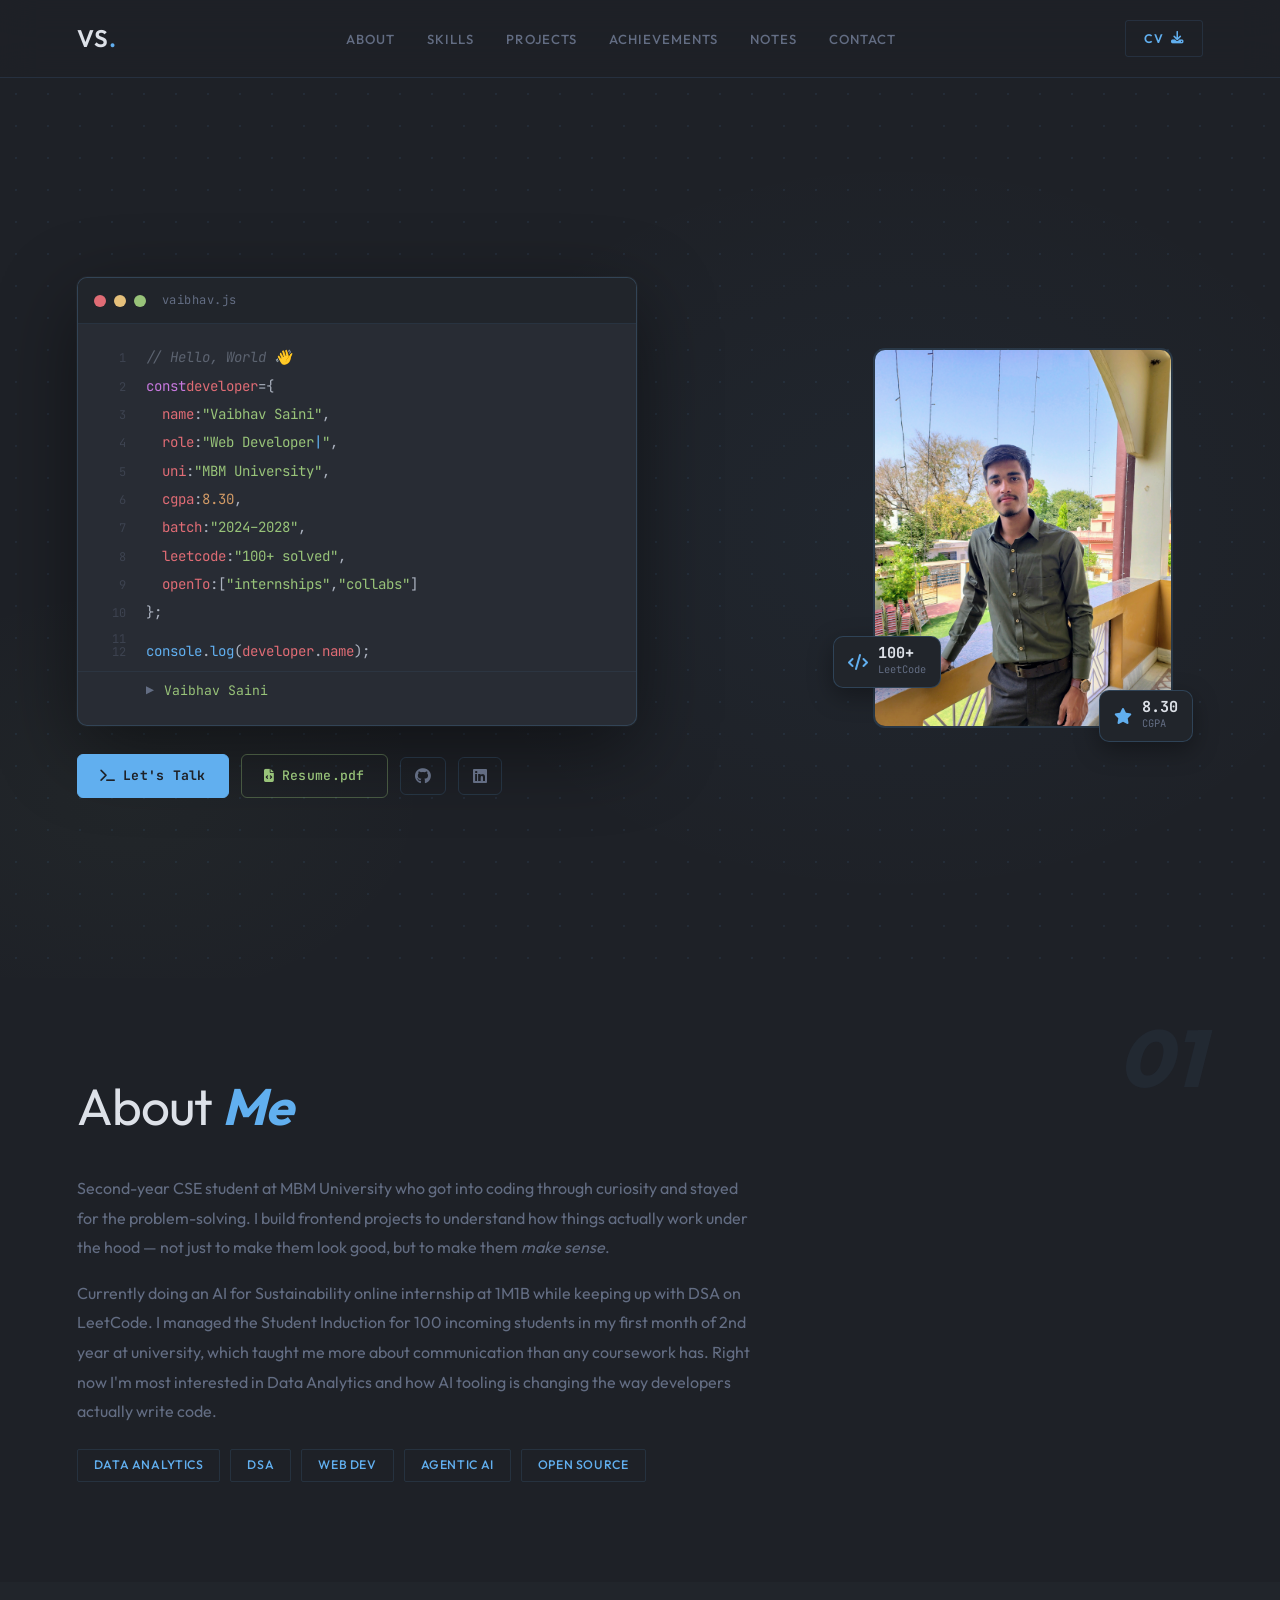
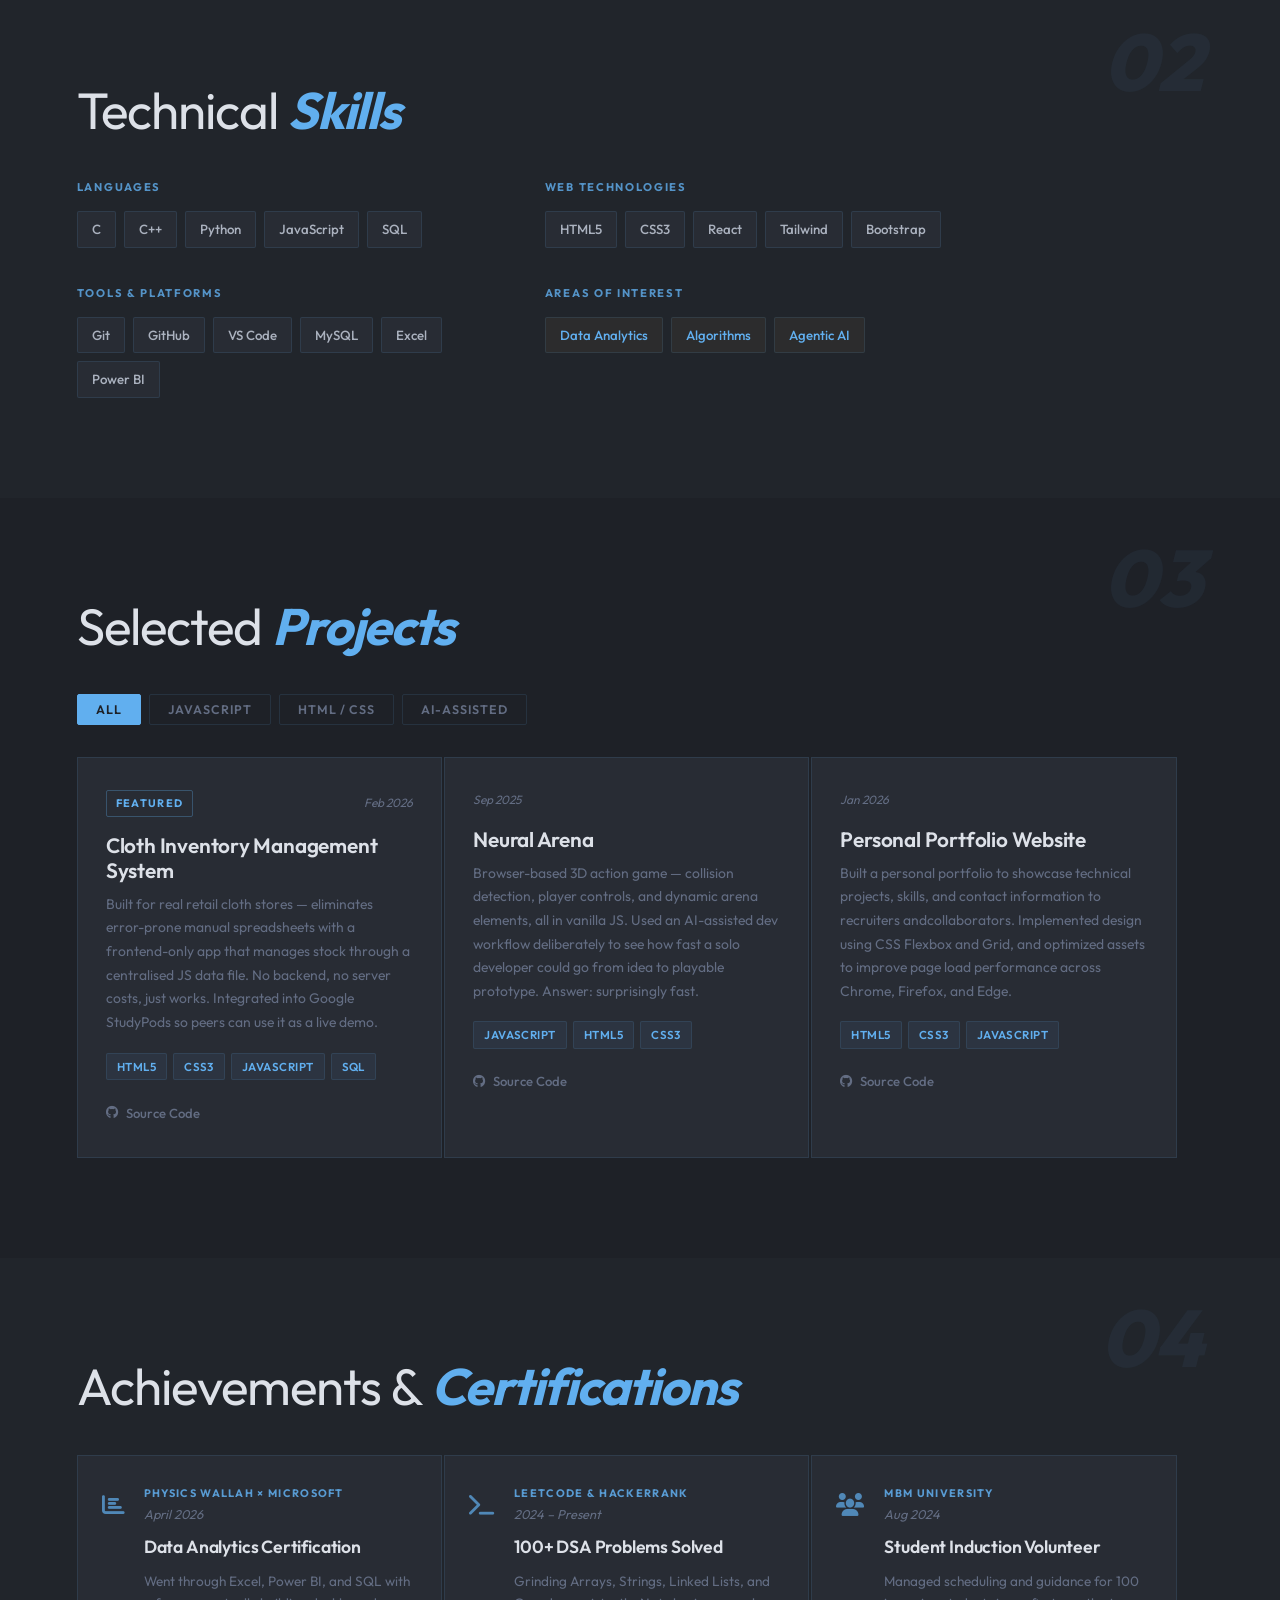
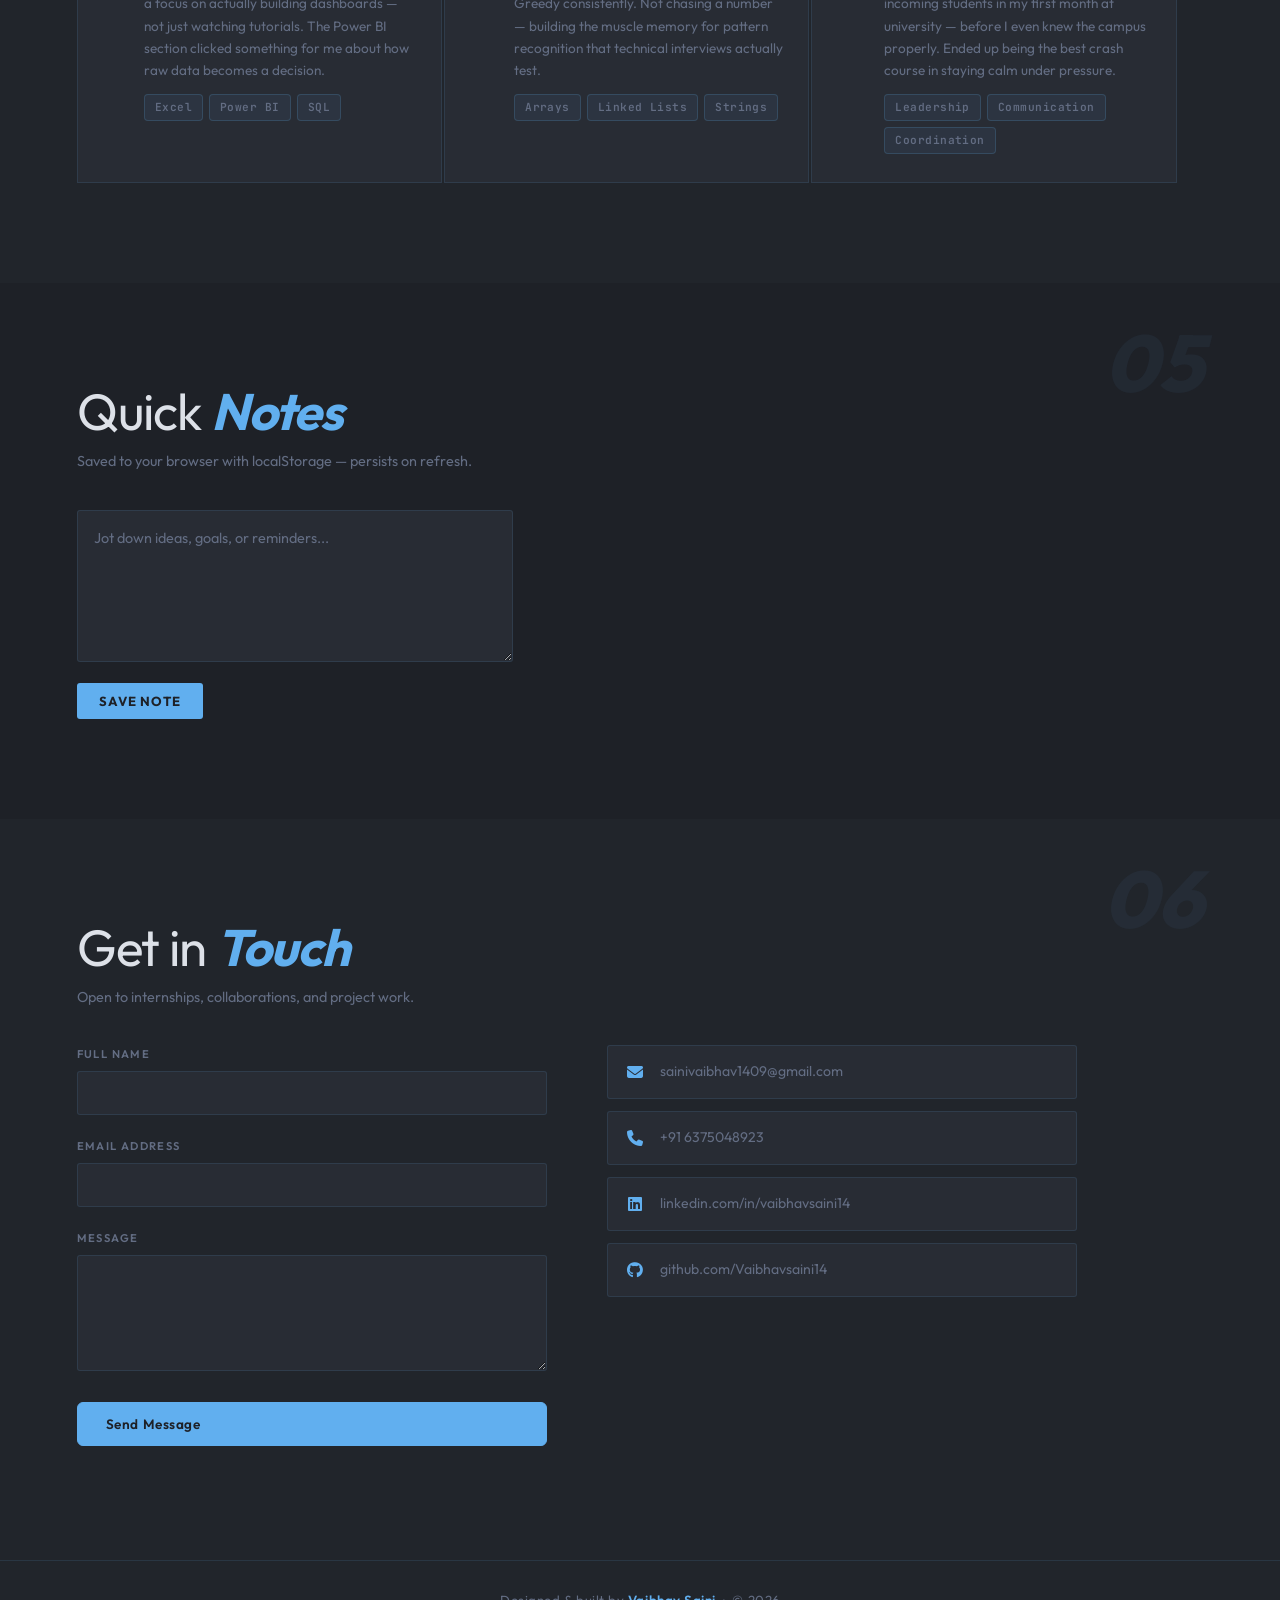
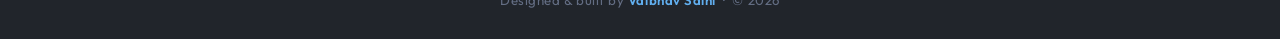
<file: Task - 4/index.html>
<!DOCTYPE html>
<html lang="en">
<head>
  <meta charset="UTF-8" />
  <meta name="viewport" content="width=device-width, initial-scale=1.0" />
  <title>Vaibhav Saini — Portfolio</title>
  <link rel="stylesheet" href="style.css" />
  <link rel="stylesheet" href="https://cdnjs.cloudflare.com/ajax/libs/font-awesome/6.4.0/css/all.min.css" />
  <link href="https://fonts.googleapis.com/css2?family=JetBrains+Mono:wght@400;500;600&family=Outfit:wght@300;400;500;600;700&display=swap" rel="stylesheet" />
</head>
<body>

  <nav class="nav">
    <div class="logo">VS<span>.</span></div>
    <ul class="navlist" id="navmenu">
      <li><a href="#about">About</a></li>
      <li><a href="#skills">Skills</a></li>
      <li><a href="#projects">Projects</a></li>
      <li><a href="#certs">Achievements</a></li>
      <li><a href="#notes">Notes</a></li>
      <li><a href="#contact">Contact</a></li>
    </ul>
    <div class="navr">
      <a href="My_Resume.pdf" download class="nav-cv">CV <i class="fas fa-download"></i></a>
      <button class="ham" onclick="toggleNav()">&#9776;</button>
    </div>
  </nav>

  <section id="home" class="hero">
    <div class="hero-bg-grid"></div>

    <div class="hero-inner">
      <div class="hero-left">
        <div class="code-block">
          <div class="code-bar">
            <span class="dot dot-r"></span><span class="dot dot-y"></span><span class="dot dot-g"></span>
            <span class="code-filename">vaibhav.js</span>
          </div>
          <div class="code-body">
            <div class="code-line"><span class="ln">1</span><span class="cm">// Hello, World 👋</span></div>
            <div class="code-line"><span class="ln">2</span><span class="kw">const</span> <span class="va">developer</span> <span class="op">=</span> <span class="br">{</span></div>
            <div class="code-line"><span class="ln">3</span>&nbsp;&nbsp;<span class="pr">name</span><span class="op">:</span> <span class="st">"Vaibhav Saini"</span><span class="op">,</span></div>
            <div class="code-line"><span class="ln">4</span>&nbsp;&nbsp;<span class="pr">role</span><span class="op">:</span> <span class="st">"<span id="typer"></span><span class="cur">|</span>"</span><span class="op">,</span></div>
            <div class="code-line"><span class="ln">5</span>&nbsp;&nbsp;<span class="pr">uni</span><span class="op">:</span> <span class="st">"MBM University"</span><span class="op">,</span></div>
            <div class="code-line"><span class="ln">6</span>&nbsp;&nbsp;<span class="pr">cgpa</span><span class="op">:</span> <span class="nm">8.30</span><span class="op">,</span></div>
            <div class="code-line"><span class="ln">7</span>&nbsp;&nbsp;<span class="pr">batch</span><span class="op">:</span> <span class="st">"2024–2028"</span><span class="op">,</span></div>
            <div class="code-line"><span class="ln">8</span>&nbsp;&nbsp;<span class="pr">leetcode</span><span class="op">:</span> <span class="st">"100+ solved"</span><span class="op">,</span></div>
            <div class="code-line"><span class="ln">9</span>&nbsp;&nbsp;<span class="pr">openTo</span><span class="op">:</span> <span class="br">[</span><span class="st">"internships"</span><span class="op">,</span> <span class="st">"collabs"</span><span class="br">]</span></div>
            <div class="code-line"><span class="ln">10</span><span class="br">}</span><span class="op">;</span></div>
            <div class="code-line code-gap"><span class="ln">11</span></div>
            <div class="code-line"><span class="ln">12</span><span class="fn">console</span><span class="op">.</span><span class="fn">log</span><span class="br">(</span><span class="va">developer</span><span class="op">.</span><span class="pr">name</span><span class="br">)</span><span class="op">;</span></div>
            <div class="code-output"><span class="arrow">▶</span> <span class="out-text">Vaibhav Saini</span></div>
          </div>
        </div>

        <div class="hero-cta-row">
          <a href="#contact" class="btn-dev primary-dev">
            <i class="fas fa-terminal"></i> Let's Talk
          </a>
          <a href="My_Resume.pdf" download class="btn-dev ghost-dev">
            <i class="fas fa-file-code"></i> Resume.pdf
          </a>
          <a href="https://github.com/Vaibhavsaini14" target="_blank" class="btn-dev icon-dev">
            <i class="fab fa-github"></i>
          </a>
          <a href="https://linkedin.com/in/vaibhavsaini14" target="_blank" class="btn-dev icon-dev">
            <i class="fab fa-linkedin"></i>
          </a>
        </div>
      </div>

      <div class="hero-right">
        <div class="photo-wrap">
          <img src="My Pic.jpg" alt="Vaibhav Saini" class="hero-photo" />
          <div class="stat-chip chip-lc">
            <i class="fas fa-code"></i>
            <div><strong>100+</strong><small>LeetCode</small></div>
          </div>
          <div class="stat-chip chip-gpa">
            <i class="fas fa-star"></i>
            <div><strong>8.30</strong><small>CGPA</small></div>
          </div>
        </div>
      </div>
    </div>
  </section>

  <section id="about" class="sec">
    <span class="sec-num">01</span>
    <div class="about-wrap">
      <h2 class="sec-h">About <em>Me</em></h2>
      <div class="about-body">
        <p>Second-year CSE student at MBM University who got into coding through curiosity and stayed for the problem-solving. I build frontend projects to understand how things actually work under the hood — not just to make them look good, but to make them <em>make sense</em>.</p>
        <p>Currently doing an AI for Sustainability online internship at 1M1B while keeping up with DSA on LeetCode. I managed the Student Induction for 100 incoming students in my first month of 2nd year at university, which taught me more about communication than any coursework has. Right now I'm most interested in Data Analytics and how AI tooling is changing the way developers actually write code.</p>
        <div class="about-tags">
          <span>Data Analytics</span>
          <span>DSA</span>
          <span>Web Dev</span>
          <span>Agentic AI</span>
          <span>Open Source</span>
        </div>
      </div>
    </div>
  </section>

  <section id="skills" class="sec sec-alt">
    <span class="sec-num">02</span>
    <h2 class="sec-h">Technical <em>Skills</em></h2>
    <div class="skills-wrap">
      <div class="sk-group">
        <p class="sk-label">Languages</p>
        <div class="sk-pills">
          <span>C</span><span>C++</span><span>Python</span><span>JavaScript</span><span>SQL</span>
        </div>
      </div>
      <div class="sk-group">
        <p class="sk-label">Web Technologies</p>
        <div class="sk-pills">
          <span>HTML5</span><span>CSS3</span><span>React</span><span>Tailwind</span><span>Bootstrap</span>
        </div>
      </div>
      <div class="sk-group">
        <p class="sk-label">Tools & Platforms</p>
        <div class="sk-pills">
          <span>Git</span><span>GitHub</span><span>VS Code</span><span>MySQL</span><span>Excel</span><span>Power BI</span>
        </div>
      </div>
      <div class="sk-group">
        <p class="sk-label">Areas of Interest</p>
        <div class="sk-pills interest">
          <span>Data Analytics</span><span>Algorithms</span><span>Agentic AI</span>
        </div>
      </div>
    </div>
  </section>

  <section id="projects" class="sec">
    <span class="sec-num">03</span>
    <h2 class="sec-h">Selected <em>Projects</em></h2>
    <div class="filter-row">
      <button class="fbtn active" onclick="filterP(this,'all')">All</button>
      <button class="fbtn" onclick="filterP(this,'js')">JavaScript</button>
      <button class="fbtn" onclick="filterP(this,'css')">HTML / CSS</button>
      <button class="fbtn" onclick="filterP(this,'ai')">AI-Assisted</button>
    </div>
    <div class="pgrid" id="pgrid">

      <div class="pcard" data-cat="js css">
        <div class="pcard-head">
          <span class="ptag-feat">Featured</span>
          <div class="pcard-date">Feb 2026</div>
        </div>
        <h3>Cloth Inventory Management System</h3>
        <p>Built for real retail cloth stores — eliminates error-prone manual spreadsheets with a frontend-only app that manages stock through a centralised JS data file. No backend, no server costs, just works. Integrated into Google StudyPods so peers can use it as a live demo.</p>
        <div class="ptech"><span>HTML5</span><span>CSS3</span><span>JavaScript</span><span>SQL</span></div>
        <a class="plink" href="https://github.com/mnjangid/SP0516-Major-Project" target="_blank"><i class="fab fa-github"></i> Source Code</a>
      </div>

      <div class="pcard" data-cat="js ai">
        <div class="pcard-head">
          <div class="pcard-date">Sep 2025</div>
        </div>
        <h3>Neural Arena</h3>
        <p>Browser-based 3D action game — collision detection, player controls, and dynamic arena elements, all in vanilla JS. Used an AI-assisted dev workflow deliberately to see how fast a solo developer could go from idea to playable prototype. Answer: surprisingly fast.</p>
        <div class="ptech"><span>JavaScript</span><span>HTML5</span><span>CSS3</span></div>
        <a class="plink" href="https://github.com/Vaibhavsaini14/Neural_Arena-3D-Game" target="_blank"><i class="fab fa-github"></i> Source Code</a>
      </div>

      <div class="pcard" data-cat="js css">
        <div class="pcard-head">
          <div class="pcard-date">Jan 2026</div>
        </div>
        <h3>Personal Portfolio Website</h3>
        <p>Built a personal portfolio to showcase technical projects, skills, and contact information to recruiters andcollaborators.
        Implemented design using CSS Flexbox and Grid, and optimized assets to improve page load performance across Chrome, Firefox, and Edge.</p>
        <div class="ptech"><span>HTML5</span><span>CSS3</span><span>JavaScript</span></div>
        <a class="plink" href="https://github.com/Vaibhavsaini14/WebDev" target="_blank"><i class="fab fa-github"></i> Source Code</a>
      </div>

    </div>
  </section>

  <section id="certs" class="sec sec-alt">
    <span class="sec-num">04</span>
    <h2 class="sec-h">Achievements &amp; <em>Certifications</em></h2>
    <div class="certs-grid">
      <div class="cert-card">
        <div class="cert-icon"><i class="fas fa-chart-bar"></i></div>
        <div class="cert-body">
          <span class="cert-issuer">Physics Wallah × Microsoft</span>
          <span class="cert-date">April 2026</span>
          <h3>Data Analytics Certification</h3>
          <p>Went through Excel, Power BI, and SQL with a focus on actually building dashboards — not just watching tutorials. The Power BI section clicked something for me about how raw data becomes a decision.</p>
          <div class="cert-tags"><span>Excel</span><span>Power BI</span><span>SQL</span></div>
        </div>
      </div>
      <div class="cert-card">
        <div class="cert-icon"><i class="fas fa-terminal"></i></div>
        <div class="cert-body">
          <span class="cert-issuer">LeetCode &amp; HackerRank</span>
          <span class="cert-date">2024 – Present</span>
          <h3>100+ DSA Problems Solved</h3>
          <p>Grinding Arrays, Strings, Linked Lists, and Greedy consistently. Not chasing a number — building the muscle memory for pattern recognition that technical interviews actually test.</p>
          <div class="cert-tags"><span>Arrays</span><span>Linked Lists</span><span>Strings</span></div>
        </div>
      </div>
      <div class="cert-card">
        <div class="cert-icon"><i class="fas fa-users"></i></div>
        <div class="cert-body">
          <span class="cert-issuer">MBM University</span>
          <span class="cert-date">Aug 2024</span>
          <h3>Student Induction Volunteer</h3>
          <p>Managed scheduling and guidance for 100 incoming students in my first month at university — before I even knew the campus properly. Ended up being the best crash course in staying calm under pressure.</p>
          <div class="cert-tags"><span>Leadership</span><span>Communication</span><span>Coordination</span></div>
        </div>
      </div>
    </div>
  </section>

  <section id="notes" class="sec">
    <span class="sec-num">05</span>
    <h2 class="sec-h">Quick <em>Notes</em></h2>
    <p class="sec-sub">Saved to your browser with localStorage — persists on refresh.</p>
    <div class="notes-wrap">
      <div class="notes-in">
        <textarea id="ntxt" rows="5" placeholder="Jot down ideas, goals, or reminders..."></textarea>
        <button onclick="saveNote()">Save Note</button>
      </div>
      <ul id="nlist"></ul>
    </div>
  </section>

  <section id="contact" class="sec sec-alt">
    <span class="sec-num">06</span>
    <h2 class="sec-h">Get in <em>Touch</em></h2>
    <p class="sec-sub">Open to internships, collaborations, and project work.</p>
    <div class="contact-wrap">
      <form id="cform" onsubmit="sendMsg(event)" novalidate>
        <div class="fg"><label>Full Name</label><input type="text" id="cname" /><span class="err" id="e1"></span></div>
        <div class="fg"><label>Email Address</label><input type="email" id="cemail" /><span class="err" id="e2"></span></div>
        <div class="fg"><label>Message</label><textarea id="cmsg" rows="5"></textarea><span class="err" id="e3"></span></div>
        <button type="submit" class="btn">Send Message</button>
        <p class="ok" id="ok"></p>
      </form>
      <div class="contact-info">
        <a href="mailto:sainivaibhav1409@gmail.com" class="cinfo-row"><i class="fas fa-envelope"></i><span>sainivaibhav1409@gmail.com</span></a>
        <a href="tel:+916375048923" class="cinfo-row"><i class="fas fa-phone"></i><span>+91 6375048923</span></a>
        <a href="https://linkedin.com/in/vaibhavsaini14" target="_blank" class="cinfo-row"><i class="fab fa-linkedin"></i><span>linkedin.com/in/vaibhavsaini14</span></a>
        <a href="https://github.com/Vaibhavsaini14" target="_blank" class="cinfo-row"><i class="fab fa-github"></i><span>github.com/Vaibhavsaini14</span></a>  
      </div>
    </div>
  </section>

  <footer class="foot">
    <p>Designed &amp; built by <span>Vaibhav Saini</span> &nbsp;·&nbsp; &copy; 2026</p>
  </footer>

  <script src="script.js"></script>
</body>
</html>
</file>
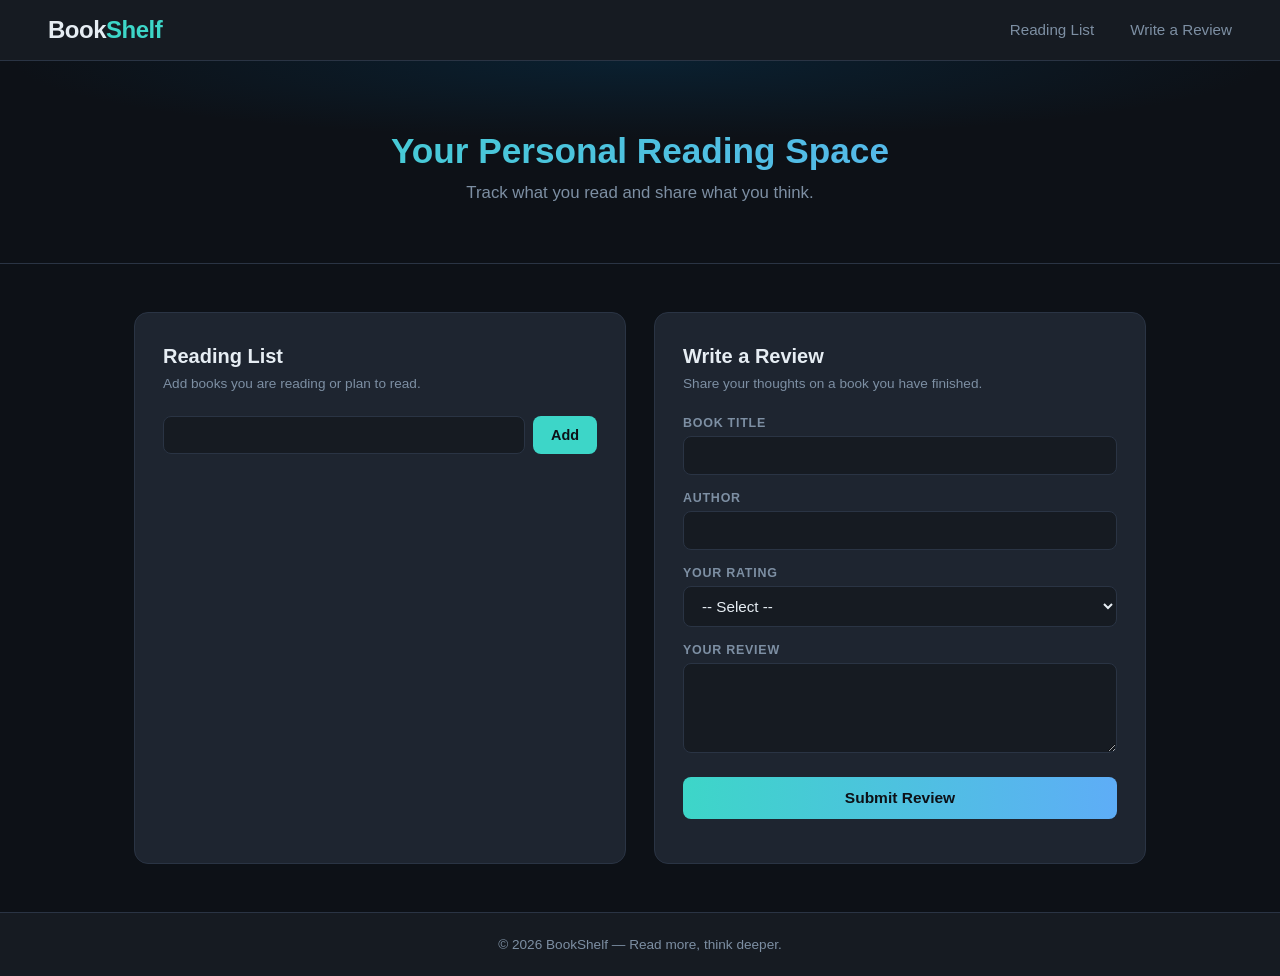
<file: Task - 2/index2.html>
<!DOCTYPE html>
<html lang="en">
<head>
  <meta charset="UTF-8" />
  <meta name="viewport" content="width=device-width, initial-scale=1.0" />
  <title>BookShelf</title>
  <link rel="stylesheet" href="style2.css" />
</head>
<body>

  <nav class="navbar">
    <div class="logo">Book<span>Shelf</span></div>
    <ul class="links" id="menu">
      <li><a href="#reading">Reading List</a></li>
      <li><a href="#review">Write a Review</a></li>
    </ul>
    <button class="toggle" onclick="toggleMenu()">&#9776;</button>
  </nav>

  <header class="hero">
    <h1>Your Personal Reading Space</h1>
    <p>Track what you read and share what you think.</p>
  </header>

  <main class="grid">

    <section class="box" id="reading">
      <h2>Reading List</h2>
      <p class="sub">Add books you are reading or plan to read.</p>
      <div class="row">
        <input type="text" id="book" />
        <button onclick="addBook()">Add</button>
      </div>
      <ul id="list"></ul>
    </section>

    <section class="box" id="review">
      <h2>Write a Review</h2>
      <p class="sub">Share your thoughts on a book you have finished.</p>
      <form id="form" onsubmit="submitReview(event)" novalidate>
        <div class="group">
          <label for="bname">Book Title</label>
          <input type="text" id="bname" />
          <span class="err" id="err1"></span>
        </div>
        <div class="group">
          <label for="author">Author</label>
          <input type="text" id="author" />
          <span class="err" id="err2"></span>
        </div>
        <div class="group">
          <label for="rating">Your Rating</label>
          <select id="rating">
            <option value="">-- Select --</option>
            <option>Poor</option>
            <option>Fair</option>
            <option>Good</option>
            <option> Great</option>
            <option> Masterpiece</option>
          </select>
          <span class="err" id="err3"></span>
        </div>
        <div class="group">
          <label for="msg">Your Review</label>
          <textarea id="msg" rows="4"></textarea>
          <span class="err" id="err4"></span>
        </div>
        <button type="submit" class="sbtn">Submit Review</button>
        <p class="ok" id="ok"></p>
      </form>
    </section>

  </main>

  <footer>
    <p>&copy; 2026 BookShelf &mdash; Read more, think deeper.</p>
  </footer>

  <script src="script2.js"></script>
</body>
</html>
</file>
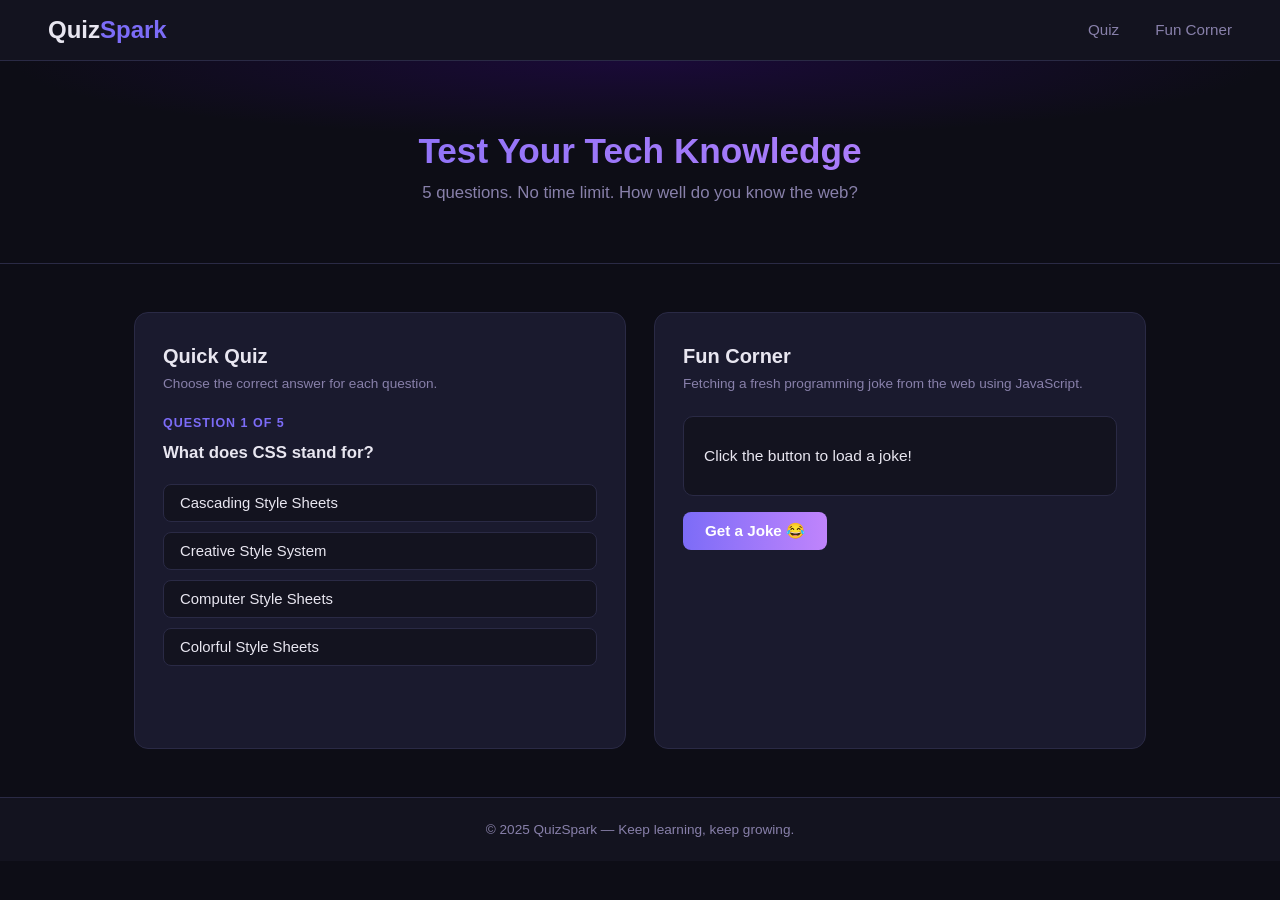
<file: Task - 3/index3.html>
<!DOCTYPE html>
<html lang="en">
<head>
  <meta charset="UTF-8" />
  <meta name="viewport" content="width=device-width, initial-scale=1.0" />
  <title>QuizSpark</title>
  <link rel="stylesheet" href="style3.css" />
</head>
<body>

<nav class="navbar">
  <div class="logo">Quiz<span>Spark</span></div>

  <ul class="links" id="menu">
    <li><a href="#quiz">Quiz</a></li>
    <li><a href="#joke">Fun Corner</a></li>
  </ul>

  <button class="toggle" onclick="toggleMenu()">☰</button>
</nav>

<header class="hero">
  <h1>Test Your Tech Knowledge</h1>
  <p>5 questions. No time limit. How well do you know the web?</p>
</header>

<main class="wrap">

<section class="box" id="quiz">
  <h2>Quick Quiz</h2>
  <p class="sub">Choose the correct answer for each question.</p>

  <div id="qbox">
    <p id="qnum"></p>
    <p id="qtxt"></p>

    <div id="opts"></div>

    <p id="qmsg"></p>

    <button id="nbtn" onclick="nextQ()" style="display:none;">
      Next →
    </button>
  </div>

  <div id="result" style="display:none;">
    <h3 id="score"></h3>
    <p id="remark"></p>
    <button onclick="restart()">Try Again</button>
  </div>
</section>

<section class="box" id="joke">
  <h2>Fun Corner</h2>
  <p class="sub">
    Fetching a fresh programming joke from the web using JavaScript.
  </p>

  <div id="jokebox">
    <p id="joketxt">Click the button to load a joke!</p>
  </div>

  <button class="fbtn" onclick="fetchJoke()">
    Get a Joke 😂
  </button>

  <p id="jloading"></p>
</section>

</main>

<footer>
  <p>&copy; 2025 QuizSpark — Keep learning, keep growing.</p>
</footer>

<script src="script3.js"></script>
</body>
</html>
</file>
<file: Task - 4/style.css>
@import url('https://fonts.googleapis.com/css2?family=Cormorant+Garamond:ital,wght@0,400;0,600;1,700;1,800&family=Outfit:wght@300;400;500;600;700&display=swap');

*, *::before, *::after { margin: 0; padding: 0; box-sizing: border-box; }

:root {
  --bg:       #1e2127;
  --s1:       #21252b;
  --s2:       #282c34;
  --s3:       #2c313a;
  --border:   rgba(97, 175, 239, 0.12);
  --gold:     #61afef;
  --gold2:    #56b6c2;
  --cream:    #dde1e8;
  --text:     #abb2bf;
  --muted:    #636d83;
  --success:  #98c379;
  --danger:   #e06c75;
  --purple:   #c678dd;
  --yellow:   #e5c07b;
  --orange:   #d19a66;
  --font-d:   'Outfit', sans-serif;
  --font-b:   'Outfit', sans-serif;
  --font-mono: 'JetBrains Mono', 'Fira Code', 'Cascadia Code', monospace;
}

html { scroll-behavior: smooth; }

body {
  font-family: var(--font-b);
  background-color: var(--bg);
  color: var(--text);
  line-height: 1.7;
  overflow-x: hidden;
}

.nav {
  display: flex;
  align-items: center;
  justify-content: space-between;
  padding: 18px 6%;
  background: rgba(30, 33, 39, 0.90);
  backdrop-filter: blur(18px);
  border-bottom: 1px solid var(--border);
  position: sticky;
  top: 0;
  z-index: 1000;
}

.logo {
  font-family: var(--font-d);
  font-size: 1.5rem;
  font-weight: 600;
  color: var(--cream);
  letter-spacing: 0.04em;
}

.logo span { color: var(--gold); }

.navlist {
  display: flex;
  list-style: none;
  gap: 32px;
}

.navlist a {
  font-family: var(--font-b);
  color: var(--muted);
  text-decoration: none;
  font-size: 0.82rem;
  font-weight: 500;
  letter-spacing: 0.08em;
  text-transform: uppercase;
  transition: color 0.2s;
}

.navlist a:hover { color: var(--gold); }

.navr { display: flex; align-items: center; gap: 14px; }

.nav-cv {
  display: inline-flex;
  align-items: center;
  gap: 7px;
  padding: 7px 18px;
  border: 1px solid var(--border);
  border-radius: 3px;
  color: var(--gold);
  text-decoration: none;
  font-size: 0.78rem;
  font-weight: 600;
  letter-spacing: 0.08em;
  text-transform: uppercase;
  transition: all 0.2s;
}

.nav-cv:hover { background: var(--gold); color: var(--bg); border-color: var(--gold); }

.ham {
  display: none;
  background: none;
  border: 1px solid var(--border);
  color: var(--text);
  font-size: 1.1rem;
  padding: 7px 12px;
  border-radius: 3px;
  cursor: pointer;
}

.hero {
  min-height: 100vh;
  display: flex;
  align-items: center;
  padding: 80px 6% 60px;
  position: relative;
  overflow: hidden;
  background: var(--bg);
}

.hero-bg-grid {
  position: absolute;
  inset: 0;
  background-image: radial-gradient(circle, rgba(97,175,239,0.08) 1px, transparent 1px);
  background-size: 32px 32px;
  pointer-events: none;
}

.hero::before {
  content: '';
  position: absolute;
  inset: 0;
  background:
    radial-gradient(ellipse 55% 60% at 70% 50%, rgba(97,175,239,0.04) 0%, transparent 70%),
    radial-gradient(ellipse 40% 40% at 10% 80%, rgba(152,195,121,0.03) 0%, transparent 60%);
  pointer-events: none;
}

.hero-inner {
  display: grid;
  grid-template-columns: 1fr 360px;
  gap: 60px;
  align-items: center;
  width: 100%;
  max-width: 1200px;
}

.code-block {
  background: #282c34;
  border: 1px solid rgba(97,175,239,0.18);
  border-radius: 10px;
  overflow: hidden;
  box-shadow: 0 24px 80px rgba(0,0,0,0.45), 0 0 0 1px rgba(255,255,255,0.03);
  max-width: 560px;
  font-family: var(--font-mono);
}

.code-bar {
  display: flex;
  align-items: center;
  gap: 8px;
  padding: 12px 16px;
  background: #21252b;
  border-bottom: 1px solid rgba(97,175,239,0.1);
}

.dot {
  width: 12px; height: 12px;
  border-radius: 50%;
  display: inline-block;
}
.dot-r { background: #e06c75; }
.dot-y { background: #e5c07b; }
.dot-g { background: #98c379; }

.code-filename {
  margin-left: 8px;
  font-family: var(--font-mono);
  font-size: 0.75rem;
  color: #636d83;
  letter-spacing: 0.04em;
}

.code-body {
  padding: 20px 0 20px;
}

.code-line {
  display: flex;
  align-items: baseline;
  gap: 0;
  padding: 1.5px 20px;
  font-size: 0.88rem;
  line-height: 1.8;
  white-space: pre;
}

.code-line.code-gap { height: 10px; }

.ln {
  display: inline-block;
  min-width: 28px;
  color: #3d4350;
  font-size: 0.75rem;
  text-align: right;
  margin-right: 20px;
  user-select: none;
}

.cm  { color: #5c6370; font-style: italic; }
.kw  { color: #c678dd; }
.va  { color: #e06c75; }
.op  { color: #abb2bf; }
.br  { color: #abb2bf; }
.pr  { color: #e06c75; }
.st  { color: #98c379; }
.nm  { color: #d19a66; }
.fn  { color: #61afef; }

.cur {
  color: #61afef;
  animation: blink 1s infinite;
  font-style: normal;
}

.code-output {
  display: flex;
  align-items: center;
  gap: 10px;
  padding: 8px 20px 2px 68px;
  font-size: 0.82rem;
  color: #98c379;
  font-family: var(--font-mono);
  border-top: 1px solid rgba(97,175,239,0.07);
  margin-top: 6px;
}

.arrow { color: #636d83; }
.out-text { color: #98c379; }

.hero-cta-row {
  display: flex;
  align-items: center;
  gap: 12px;
  margin-top: 28px;
  flex-wrap: wrap;
}

.btn-dev {
  display: inline-flex;
  align-items: center;
  gap: 8px;
  text-decoration: none;
  font-family: var(--font-mono);
  font-size: 0.82rem;
  font-weight: 500;
  border-radius: 6px;
  border: 1px solid transparent;
  cursor: pointer;
  transition: all 0.2s ease;
  letter-spacing: 0.02em;
}

.primary-dev {
  padding: 10px 22px;
  background: #61afef;
  color: #1e2127;
  border-color: #61afef;
  font-weight: 700;
}

.primary-dev:hover {
  background: #4fa3e8;
  transform: translateY(-2px);
  box-shadow: 0 8px 24px rgba(97,175,239,0.25);
}

.ghost-dev {
  padding: 10px 22px;
  background: transparent;
  color: #98c379;
  border-color: rgba(152,195,121,0.35);
}

.ghost-dev:hover {
  background: rgba(152,195,121,0.08);
  border-color: #98c379;
  transform: translateY(-2px);
}

.icon-dev {
  padding: 10px 14px;
  background: transparent;
  color: var(--muted);
  border-color: rgba(97,175,239,0.15);
  font-size: 1rem;
}

.icon-dev:hover {
  color: #61afef;
  border-color: rgba(97,175,239,0.4);
  background: rgba(97,175,239,0.06);
}

.hero-right {
  display: flex;
  justify-content: center;
  align-items: center;
}

.photo-wrap {
  position: relative;
  width: 300px;
}

.hero-photo {
  width: 100%;
  height: 380px;
  object-fit: cover;
  object-position: center top;
  border-radius: 12px;
  display: block;
  filter: contrast(1.04) saturate(0.9);
  border: 2px solid rgba(97,175,239,0.15);
}

.status-chip {
  position: absolute;
  top: -14px;
  left: 50%;
  transform: translateX(-50%);
  background: #21252b;
  border: 1px solid rgba(152,195,121,0.35);
  border-radius: 20px;
  padding: 5px 14px;
  font-family: var(--font-mono);
  font-size: 0.72rem;
  color: #98c379;
  display: flex;
  align-items: center;
  gap: 7px;
  white-space: nowrap;
  box-shadow: 0 4px 16px rgba(0,0,0,0.3);
}

.blink-dot {
  width: 7px; height: 7px;
  border-radius: 50%;
  background: #98c379;
  animation: blink 1.4s ease infinite;
  flex-shrink: 0;
}

.stat-chip {
  position: absolute;
  background: #21252b;
  border: 1px solid rgba(97,175,239,0.22);
  border-radius: 10px;
  padding: 8px 14px;
  font-family: var(--font-mono);
  display: flex;
  align-items: center;
  gap: 10px;
  box-shadow: 0 8px 24px rgba(0,0,0,0.35);
}

.stat-chip i { color: #61afef; font-size: 1rem; }
.stat-chip strong { display: block; font-size: 0.95rem; color: #dde1e8; line-height: 1; }
.stat-chip small { display: block; font-size: 0.65rem; color: #636d83; margin-top: 1px; }

.chip-lc { bottom: 40px; left: -40px; }
.chip-gpa { bottom: -14px; right: -20px; }

.btn {
  display: inline-flex;
  align-items: center;
  gap: 8px;
  padding: 12px 28px;
  background: var(--gold);
  color: var(--bg);
  text-decoration: none;
  border-radius: 6px;
  font-family: var(--font-b);
  font-weight: 600;
  font-size: 0.85rem;
  letter-spacing: 0.04em;
  border: 1px solid var(--gold);
  cursor: pointer;
  transition: all 0.25s;
}

.btn:hover { background: var(--gold2); border-color: var(--gold2); transform: translateY(-2px); }

.ghost {
  background: transparent;
  color: var(--gold);
}

.ghost:hover { background: rgba(97, 175, 239, 0.08); }

.sec {
  padding: 100px 6%;
  position: relative;
}

.sec-alt { background: var(--s1); }

.sec-num {
  font-family: var(--font-d);
  font-size: 5rem;
  font-weight: 800;
  font-style: italic;
  color: rgba(97, 175, 239, 0.06);
  position: absolute;
  top: 40px;
  right: 6%;
  line-height: 1;
  pointer-events: none;
  user-select: none;
}

.sec-h {
  font-family: var(--font-d);
  font-size: clamp(2.2rem, 4vw, 3.2rem);
  font-weight: 400;
  letter-spacing: -0.02em;
  color: var(--cream);
  margin-bottom: 40px;
  line-height: 1.1;
}

.sec-h em {
  font-style: italic;
  font-weight: 700;
  color: #61afef;
}

.sec-sub {
  color: var(--muted);
  font-size: 0.9rem;
  margin-top: -30px;
  margin-bottom: 36px;
}

.about-wrap { max-width: 900px; }

.about-body p {
  color: var(--muted);
  font-size: 1rem;
  line-height: 1.85;
  margin-bottom: 16px;
  max-width: 680px;
}

.about-tags {
  display: flex;
  flex-wrap: wrap;
  gap: 10px;
  margin-top: 22px;
}

.about-tags span {
  padding: 5px 16px;
  border: 1px solid var(--border);
  border-radius: 2px;
  font-size: 0.77rem;
  font-weight: 500;
  color: var(--gold);
  letter-spacing: 0.05em;
  text-transform: uppercase;
}

.skills-wrap {
  display: grid;
  grid-template-columns: 1fr 1fr;
  gap: 36px;
  max-width: 900px;
}

.sk-label {
  font-size: 0.7rem;
  font-weight: 700;
  letter-spacing: 0.15em;
  text-transform: uppercase;
  color: var(--gold);
  margin-bottom: 14px;
  opacity: 0.8;
}

.sk-pills {
  display: flex;
  flex-wrap: wrap;
  gap: 8px;
}

.sk-pills span {
  padding: 6px 14px;
  background: var(--s2);
  border: 1px solid var(--border);
  border-radius: 2px;
  font-size: 0.83rem;
  font-weight: 500;
  color: var(--text);
  transition: border-color 0.2s, color 0.2s;
}

.sk-pills span:hover { border-color: var(--gold); color: var(--gold2); }

.sk-pills.interest span { color: var(--gold); background: rgba(212, 168, 83, 0.06); }

.filter-row {
  display: flex;
  gap: 8px;
  flex-wrap: wrap;
  margin-bottom: 32px;
}

.fbtn {
  padding: 7px 18px;
  border: 1px solid var(--border);
  border-radius: 2px;
  background: transparent;
  color: var(--muted);
  font-family: var(--font-b);
  font-size: 0.78rem;
  font-weight: 600;
  letter-spacing: 0.08em;
  text-transform: uppercase;
  cursor: pointer;
  transition: all 0.2s;
}

.fbtn:hover, .fbtn.active {
  background: var(--gold);
  border-color: var(--gold);
  color: var(--bg);
}

.pgrid {
  display: grid;
  grid-template-columns: repeat(auto-fill, minmax(320px, 1fr));
  gap: 2px;
  max-width: 1100px;
}

.pcard {
  background: var(--s2);
  border: 1px solid var(--border);
  padding: 32px 28px;
  position: relative;
  overflow: hidden;
  transition: background 0.25s;
}

.pcard::before {
  content: '';
  position: absolute;
  bottom: 0;
  left: 0;
  width: 0;
  height: 2px;
  background: var(--gold);
  transition: width 0.35s ease;
}

.pcard:hover { background: var(--s3); }
.pcard:hover::before { width: 100%; }

.pcard-head {
  display: flex;
  justify-content: space-between;
  align-items: center;
  margin-bottom: 16px;
}

.ptag-feat {
  font-size: 0.68rem;
  font-weight: 700;
  letter-spacing: 0.12em;
  text-transform: uppercase;
  color: var(--gold);
  border: 1px solid rgba(97, 175, 239, 0.3);
  padding: 3px 9px;
  border-radius: 2px;
}

.pcard-date {
  font-size: 0.75rem;
  color: var(--muted);
  font-weight: 400;
  font-style: italic;
  font-family: var(--font-d);
}

.pcard h3 {
  font-family: var(--font-d);
  font-size: 1.3rem;
  font-weight: 600;
  color: var(--cream);
  margin-bottom: 10px;
  line-height: 1.2;
  letter-spacing: -0.01em;
}

.pcard p {
  font-size: 0.87rem;
  color: var(--muted);
  line-height: 1.7;
  margin-bottom: 18px;
}

.ptech {
  display: flex;
  flex-wrap: wrap;
  gap: 6px;
  margin-bottom: 18px;
}

.ptech span {
  padding: 3px 10px;
  background: rgba(97, 175, 239, 0.07);
  border: 1px solid var(--border);
  border-radius: 2px;
  font-size: 0.72rem;
  font-weight: 600;
  color: var(--gold);
  letter-spacing: 0.04em;
  text-transform: uppercase;
}

.plink {
  color: var(--muted);
  text-decoration: none;
  font-size: 0.82rem;
  font-weight: 500;
  display: inline-flex;
  align-items: center;
  gap: 7px;
  transition: color 0.2s;
}

.plink:hover { color: var(--gold); }

.certs-grid {
  display: grid;
  grid-template-columns: repeat(auto-fit, minmax(280px, 1fr));
  gap: 2px;
  max-width: 1100px;
}

.cert-card {
  display: flex;
  gap: 20px;
  padding: 28px 24px;
  background: var(--s2);
  border: 1px solid var(--border);
  transition: background 0.2s;
}

.cert-card:hover { background: var(--s3); }

.cert-icon {
  font-size: 1.4rem;
  color: var(--gold);
  opacity: 0.7;
  flex-shrink: 0;
  margin-top: 2px;
}

.cert-date {
  font-family: var(--font-d);
  font-style: italic;
  font-size: 0.8rem;
  color: var(--muted);
  display: block;
  margin-bottom: 6px;
}

.cert-card h3 {
  font-family: var(--font-d);
  font-size: 1.1rem;
  font-weight: 600;
  color: var(--cream);
  margin-bottom: 8px;
  letter-spacing: -0.01em;
}

.cert-card p {
  font-size: 0.85rem;
  color: var(--muted);
  line-height: 1.65;
}

.notes-wrap {
  display: grid;
  grid-template-columns: 1fr 1fr;
  gap: 28px;
  max-width: 900px;
}

.notes-in textarea {
  width: 100%;
  padding: 16px;
  background: var(--s2);
  border: 1px solid var(--border);
  border-radius: 3px;
  color: var(--text);
  font-family: var(--font-b);
  font-size: 0.9rem;
  resize: vertical;
  outline: none;
  transition: border-color 0.2s;
  line-height: 1.65;
}

.notes-in textarea::placeholder { color: var(--muted); }
.notes-in textarea:focus { border-color: #61afef; }

.notes-in button {
  margin-top: 12px;
  padding: 10px 22px;
  background: var(--gold);
  color: var(--bg);
  border: none;
  border-radius: 3px;
  font-family: var(--font-b);
  font-weight: 700;
  font-size: 0.82rem;
  letter-spacing: 0.08em;
  text-transform: uppercase;
  cursor: pointer;
  transition: background 0.2s;
}

.notes-in button:hover { background: var(--gold2); }

#nlist { list-style: none; display: flex; flex-direction: column; gap: 8px; max-height: 320px; overflow-y: auto; }

#nlist li {
  display: flex;
  justify-content: space-between;
  align-items: flex-start;
  gap: 12px;
  padding: 12px 16px;
  background: var(--s2);
  border: 1px solid var(--border);
  border-radius: 3px;
  font-size: 0.87rem;
  color: var(--muted);
  line-height: 1.5;
}

#nlist li button {
  background: none;
  border: 1px solid var(--danger);
  color: var(--danger);
  border-radius: 2px;
  padding: 2px 9px;
  font-size: 0.73rem;
  cursor: pointer;
  white-space: nowrap;
  transition: all 0.2s;
}

#nlist li button:hover { background: var(--danger); color: white; }

.contact-wrap {
  display: grid;
  grid-template-columns: 1fr 1fr;
  gap: 60px;
  max-width: 1000px;
  align-items: start;
}

#cform { display: flex; flex-direction: column; }

.fg { margin-bottom: 18px; }

.fg label {
  display: block;
  font-size: 0.7rem;
  font-weight: 600;
  letter-spacing: 0.12em;
  text-transform: uppercase;
  color: var(--muted);
  margin-bottom: 7px;
}

.fg input, .fg textarea {
  width: 100%;
  padding: 12px 14px;
  background: var(--s2);
  border: 1px solid var(--border);
  border-radius: 3px;
  color: var(--text);
  font-family: var(--font-b);
  font-size: 0.9rem;
  outline: none;
  transition: border-color 0.2s;
}

.fg input:focus, .fg textarea:focus { border-color: #61afef; }

.err { display: block; font-size: 0.77rem; color: var(--danger); margin-top: 4px; }

.ok { color: var(--success); font-weight: 600; font-size: 0.88rem; margin-top: 14px; }

.contact-info { display: flex; flex-direction: column; gap: 12px; }

.cinfo-row {
  display: flex;
  align-items: center;
  gap: 16px;
  padding: 14px 18px;
  background: var(--s2);
  border: 1px solid var(--border);
  border-radius: 3px;
  color: var(--muted);
  text-decoration: none;
  font-size: 0.88rem;
  transition: all 0.2s;
}

.cinfo-row i { color: var(--gold); font-size: 1rem; width: 18px; text-align: center; }
.cinfo-row:hover { border-color: var(--gold); color: var(--text); transform: translateX(4px); }

.cr-quote {
  margin-top: 12px;
  padding: 18px 20px;
  border-left: 2px solid var(--gold);
  opacity: 0.7;
}

.cr-quote p { font-family: var(--font-d); font-style: italic; font-size: 0.97rem; color: var(--muted); line-height: 1.6; margin-bottom: 8px; }
.cr-quote span { font-size: 0.73rem; color: var(--gold); font-weight: 600; letter-spacing: 0.06em; text-transform: uppercase; }

.foot {
  text-align: center;
  padding: 28px;
  background: var(--s1);
  border-top: 1px solid var(--border);
  color: var(--muted);
  font-size: 0.83rem;
  letter-spacing: 0.04em;
}

.foot span { color: var(--gold); font-weight: 600; }

@keyframes blink { 0%, 100% { opacity: 1; } 50% { opacity: 0; } }

@keyframes fadeUp {
  from { opacity: 0; transform: translateY(20px); }
  to   { opacity: 1; transform: translateY(0); }
}

.hero-left > * {
  animation: fadeUp 0.7s ease both;
}

.hero-left > *:nth-child(1) { animation-delay: 0s; }
.hero-left > *:nth-child(2) { animation-delay: 0.08s; }
.hero-left > *:nth-child(3) { animation-delay: 0.16s; }
.hero-left > *:nth-child(4) { animation-delay: 0.24s; }
.hero-left > *:nth-child(5) { animation-delay: 0.30s; }
.hero-left > *:nth-child(6) { animation-delay: 0.36s; }
.hero-left > *:nth-child(7) { animation-delay: 0.42s; }


@media (max-width: 960px) {
  .hero-inner { grid-template-columns: 1fr; gap: 50px; }
  .hero-right { justify-content: center; order: -1; }
  .code-block { max-width: 100%; }
  .hero-cta-row { justify-content: center; }
  .photo-wrap { width: 260px; }
  .hero-photo { height: 320px; }
  .about-tags { justify-content: center; }
  .skills-wrap { grid-template-columns: 1fr; }
  .notes-wrap { grid-template-columns: 1fr; }
  .contact-wrap { grid-template-columns: 1fr; gap: 36px; }
}

@media (max-width: 640px) {
  .nav { padding: 14px 5%; }

  .navlist {
    display: none;
    flex-direction: column;
    gap: 18px;
    background: rgba(30, 33, 39, 0.97);
    backdrop-filter: blur(20px);
    position: absolute;
    top: 64px;
    left: 0;
    width: 100%;
    padding: 24px 6%;
    border-bottom: 1px solid var(--border);
  }

  .navlist.open { display: flex; }
  .ham { display: block; }
  .nav-cv { display: none; }
  .sec { padding: 70px 5%; }
  .hero { padding: 60px 5% 50px; }
  .hero-name { font-size: 3.8rem; }
  .pgrid, .certs-grid { grid-template-columns: 1fr; }
  .hero-nums { gap: 20px; }
}


.cert-issuer {
  display: block;
  font-size: 0.68rem;
  font-weight: 700;
  letter-spacing: 0.12em;
  text-transform: uppercase;
  color: #61afef;
  margin-bottom: 2px;
  opacity: 0.85;
}

.cert-tags {
  display: flex;
  flex-wrap: wrap;
  gap: 6px;
  margin-top: 12px;
}

.cert-tags span {
  padding: 3px 10px;
  background: rgba(97, 175, 239, 0.07);
  border: 1px solid rgba(97, 175, 239, 0.18);
  border-radius: 4px;
  font-size: 0.7rem;
  font-weight: 600;
  color: #636d83;
  letter-spacing: 0.04em;
  font-family: var(--font-mono);
}
</file>
<file: Task - 2/style2.css>
* {
  margin: 0;
  padding: 0;
  box-sizing: border-box;
}

:root {
  --bg:      #0d1117;
  --surface: #161b22;
  --card:    #1e2530;
  --border:  #2a3444;
  --accent:  #3dd6c8;
  --accent2: #5eadf7;
  --danger:  #e05c5c;
  --success: #56c27a;
  --text:    #e6edf3;
  --muted:   #7d8fa3;
}

body {
  font-family: 'Segoe UI', Arial, sans-serif;
  background-color: var(--bg);
  color: var(--text);
}

.navbar {
  display: flex;
  align-items: center;
  justify-content: space-between;
  background-color: var(--surface);
  border-bottom: 1px solid var(--border);
  padding: 16px 48px;
  position: sticky;
  top: 0;
  z-index: 100;
}

.logo {
  font-size: 1.5rem;
  font-weight: 800;
  color: var(--text);
  letter-spacing: -0.5px;
}

.logo span {
  color: var(--accent);
}

.links {
  display: flex;
  gap: 36px;
  list-style: none;
}

.links a {
  color: var(--muted);
  text-decoration: none;
  font-size: 0.95rem;
  transition: color 0.2s;
}

.links a:hover {
  color: var(--accent2);
}

.toggle {
  display: none;
  background: none;
  border: none;
  color: var(--text);
  font-size: 1.5rem;
  cursor: pointer;
}

.hero {
  text-align: center;
  padding: 70px 20px 60px;
  background: radial-gradient(ellipse 70% 55% at 50% 0%, #0a2030 0%, var(--bg) 70%);
  border-bottom: 1px solid var(--border);
}

.hero h1 {
  font-size: 2.2rem;
  font-weight: 800;
  margin-bottom: 12px;
  background: linear-gradient(90deg, var(--accent), var(--accent2));
  -webkit-background-clip: text;
  -webkit-text-fill-color: transparent;
  background-clip: text;
}

.hero p {
  color: var(--muted);
  font-size: 1.05rem;
}

.grid {
  display: grid;
  grid-template-columns: 1fr 1fr;
  gap: 28px;
  max-width: 1060px;
  margin: 48px auto;
  padding: 0 24px;
}

.box {
  background-color: var(--card);
  border: 1px solid var(--border);
  border-radius: 14px;
  padding: 32px 28px;
}

.box h2 {
  font-size: 1.25rem;
  font-weight: 700;
  margin-bottom: 6px;
  color: var(--text);
}

.sub {
  font-size: 0.85rem;
  color: var(--muted);
  margin-bottom: 22px;
  line-height: 1.5;
}

.row {
  display: flex;
  gap: 8px;
  margin-bottom: 18px;
}

.row input {
  flex: 1;
  padding: 10px 12px;
  background: var(--surface);
  border: 1px solid var(--border);
  border-radius: 8px;
  color: var(--text);
  font-size: 0.9rem;
  outline: none;
}

.row input:focus {
  border-color: var(--accent);
}

.row button {
  padding: 10px 18px;
  background-color: var(--accent);
  color: var(--bg);
  border: none;
  border-radius: 8px;
  font-weight: 700;
  font-size: 0.9rem;
  cursor: pointer;
  transition: background 0.2s;
}

.row button:hover {
  background-color: var(--accent2);
}

#list {
  list-style: none;
  display: flex;
  flex-direction: column;
  gap: 8px;
}

#list li {
  display: flex;
  justify-content: space-between;
  align-items: center;
  padding: 10px 14px;
  background: var(--surface);
  border: 1px solid var(--border);
  border-radius: 8px;
  font-size: 0.9rem;
}

#list li button {
  background: transparent;
  border: 1px solid var(--danger);
  color: var(--danger);
  border-radius: 5px;
  padding: 3px 10px;
  font-size: 0.78rem;
  cursor: pointer;
  transition: background 0.2s, color 0.2s;
}

#list li button:hover {
  background: var(--danger);
  color: white;
}

.group {
  margin-bottom: 16px;
}

.group label {
  display: block;
  font-size: 0.78rem;
  font-weight: 600;
  color: var(--muted);
  margin-bottom: 6px;
  text-transform: uppercase;
  letter-spacing: 0.06em;
}

.group input,
.group select,
.group textarea {
  width: 100%;
  padding: 10px 14px;
  background: var(--surface);
  border: 1px solid var(--border);
  border-radius: 8px;
  color: var(--text);
  font-size: 0.95rem;
  font-family: inherit;
  outline: none;
  transition: border-color 0.2s;
}

.group select option {
  background: var(--card);
}

.group input:focus,
.group select:focus,
.group textarea:focus {
  border-color: var(--accent);
}

.err {
  display: block;
  font-size: 0.78rem;
  color: var(--danger);
  margin-top: 4px;
}

.sbtn {
  width: 100%;
  padding: 12px;
  background: linear-gradient(90deg, var(--accent), var(--accent2));
  color: var(--bg);
  border: none;
  border-radius: 8px;
  font-size: 0.97rem;
  font-weight: 700;
  cursor: pointer;
  margin-top: 4px;
  transition: opacity 0.2s;
}

.sbtn:hover {
  opacity: 0.85;
}

.ok {
  text-align: center;
  color: var(--success);
  font-size: 0.92rem;
  font-weight: 600;
  margin-top: 12px;
}

footer {
  text-align: center;
  padding: 24px;
  background-color: var(--surface);
  border-top: 1px solid var(--border);
  color: var(--muted);
  font-size: 0.85rem;
  margin-top: 20px;
}

@media (max-width: 768px) {
  .navbar {
    padding: 14px 20px;
  }

  .links {
    display: none;
    flex-direction: column;
    gap: 14px;
    background-color: var(--surface);
    position: absolute;
    top: 57px;
    left: 0;
    width: 100%;
    padding: 20px 28px;
    border-bottom: 1px solid var(--border);
  }

  .links.open {
    display: flex;
  }

  .toggle {
    display: block;
  }

  .grid {
    grid-template-columns: 1fr;
    margin: 28px auto;
  }

  .hero h1 {
    font-size: 1.6rem;
  }
}
</file>
<file: Task - 3/style3.css>
* {
  margin: 0;
  padding: 0;
  box-sizing: border-box;
}

:root {
  --bg:      #0d0d16;
  --surface: #13131f;
  --card:    #1a1a2e;
  --border:  #2a2a45;
  --accent:  #7c6cf7;
  --accent2: #c084fc;
  --green:   #4ade80;
  --red:     #f87171;
  --text:    #e8e6f0;
  --muted:   #8880aa;
}

body {
  font-family: 'Segoe UI', Arial, sans-serif;
  background-color: var(--bg);
  color: var(--text);
}

.navbar {
  display: flex;
  align-items: center;
  justify-content: space-between;
  background-color: var(--surface);
  border-bottom: 1px solid var(--border);
  padding: 16px 48px;
  position: sticky;
  top: 0;
  z-index: 100;
}

.logo {
  font-size: 1.5rem;
  font-weight: 800;
  color: var(--text);
}

.logo span {
  color: var(--accent);
}

.links {
  display: flex;
  gap: 36px;
  list-style: none;
}

.links a {
  color: var(--muted);
  text-decoration: none;
  font-size: 0.95rem;
  transition: color 0.2s;
}

.links a:hover {
  color: var(--accent2);
}

.toggle {
  display: none;
  background: none;
  border: none;
  color: var(--text);
  font-size: 1.5rem;
  cursor: pointer;
}

.hero {
  text-align: center;
  padding: 70px 20px 60px;
  background: radial-gradient(ellipse 70% 55% at 50% 0%, #1a0a38 0%, var(--bg) 70%);
  border-bottom: 1px solid var(--border);
}

.hero h1 {
  font-size: 2.2rem;
  font-weight: 800;
  margin-bottom: 12px;
  background: linear-gradient(90deg, var(--accent), var(--accent2));
  -webkit-background-clip: text;
  -webkit-text-fill-color: transparent;
  background-clip: text;
}

.hero p {
  color: var(--muted);
  font-size: 1.05rem;
}

.wrap {
  display: grid;
  grid-template-columns: 1fr 1fr;
  gap: 28px;
  max-width: 1060px;
  margin: 48px auto;
  padding: 0 24px;
}

.box {
  background-color: var(--card);
  border: 1px solid var(--border);
  border-radius: 14px;
  padding: 32px 28px;
}

.box h2 {
  font-size: 1.25rem;
  font-weight: 700;
  margin-bottom: 6px;
}

.sub {
  font-size: 0.85rem;
  color: var(--muted);
  margin-bottom: 22px;
  line-height: 1.5;
}

#qnum {
  font-size: 0.78rem;
  color: var(--accent);
  font-weight: 700;
  text-transform: uppercase;
  letter-spacing: 0.08em;
  margin-bottom: 10px;
}

#qtxt {
  font-size: 1.05rem;
  font-weight: 600;
  margin-bottom: 18px;
  line-height: 1.5;
}

#opts {
  display: flex;
  flex-direction: column;
  gap: 10px;
  margin-bottom: 16px;
}

#opts button {
  padding: 10px 16px;
  background: var(--surface);
  border: 1px solid var(--border);
  border-radius: 8px;
  color: var(--text);
  font-size: 0.93rem;
  text-align: left;
  cursor: pointer;
  transition: border-color 0.2s, background 0.2s;
}

#opts button:hover {
  border-color: var(--accent);
  background: #1f1f38;
}

#opts button.correct {
  border-color: var(--green);
  background: rgba(74, 222, 128, 0.1);
  color: var(--green);
}

#opts button.wrong {
  border-color: var(--red);
  background: rgba(248, 113, 113, 0.1);
  color: var(--red);
}

#qmsg {
  font-size: 0.88rem;
  font-weight: 600;
  margin-bottom: 14px;
  min-height: 20px;
}

#nbtn {
  padding: 9px 22px;
  background: var(--accent);
  color: white;
  border: none;
  border-radius: 8px;
  font-weight: 700;
  cursor: pointer;
  transition: background 0.2s;
}

#nbtn:hover {
  background: var(--accent2);
}

#result {
  text-align: center;
  padding: 20px 0;
}

#result h3 {
  font-size: 1.6rem;
  color: var(--accent2);
  margin-bottom: 8px;
}

#result p {
  color: var(--muted);
  margin-bottom: 20px;
}

#result button {
  padding: 10px 26px;
  background: var(--accent);
  color: white;
  border: none;
  border-radius: 8px;
  font-weight: 700;
  cursor: pointer;
}

#result button:hover {
  background: var(--accent2);
}

#jokebox {
  background: var(--surface);
  border: 1px solid var(--border);
  border-radius: 10px;
  padding: 20px;
  margin-bottom: 16px;
  min-height: 80px;
  display: flex;
  align-items: center;
}

#joketxt {
  font-size: 0.97rem;
  line-height: 1.7;
  color: var(--text);
}

.fbtn {
  padding: 10px 22px;
  background: linear-gradient(90deg, var(--accent), var(--accent2));
  color: white;
  border: none;
  border-radius: 8px;
  font-weight: 700;
  font-size: 0.95rem;
  cursor: pointer;
  transition: opacity 0.2s;
}

.fbtn:hover {
  opacity: 0.85;
}

#jloading {
  font-size: 0.82rem;
  color: var(--muted);
  margin-top: 10px;
}

footer {
  text-align: center;
  padding: 24px;
  background-color: var(--surface);
  border-top: 1px solid var(--border);
  color: var(--muted);
  font-size: 0.85rem;
  margin-top: 20px;
}

@media (max-width: 900px) {
  .wrap {
    grid-template-columns: 1fr;
    margin: 28px auto;
  }

  .hero h1 {
    font-size: 1.8rem;
  }
}

@media (max-width: 600px) {
  .navbar {
    padding: 14px 20px;
  }

  .links {
    display: none;
    flex-direction: column;
    gap: 14px;
    background-color: var(--surface);
    position: absolute;
    top: 57px;
    left: 0;
    width: 100%;
    padding: 20px 28px;
    border-bottom: 1px solid var(--border);
  }

  .links.open {
    display: flex;
  }

  .toggle {
    display: block;
  }

  .hero {
    padding: 50px 16px 40px;
  }

  .hero h1 {
    font-size: 1.5rem;
  }

  .wrap {
    padding: 0 16px;
  }

  .box {
    padding: 24px 18px;
  }
}
</file>
